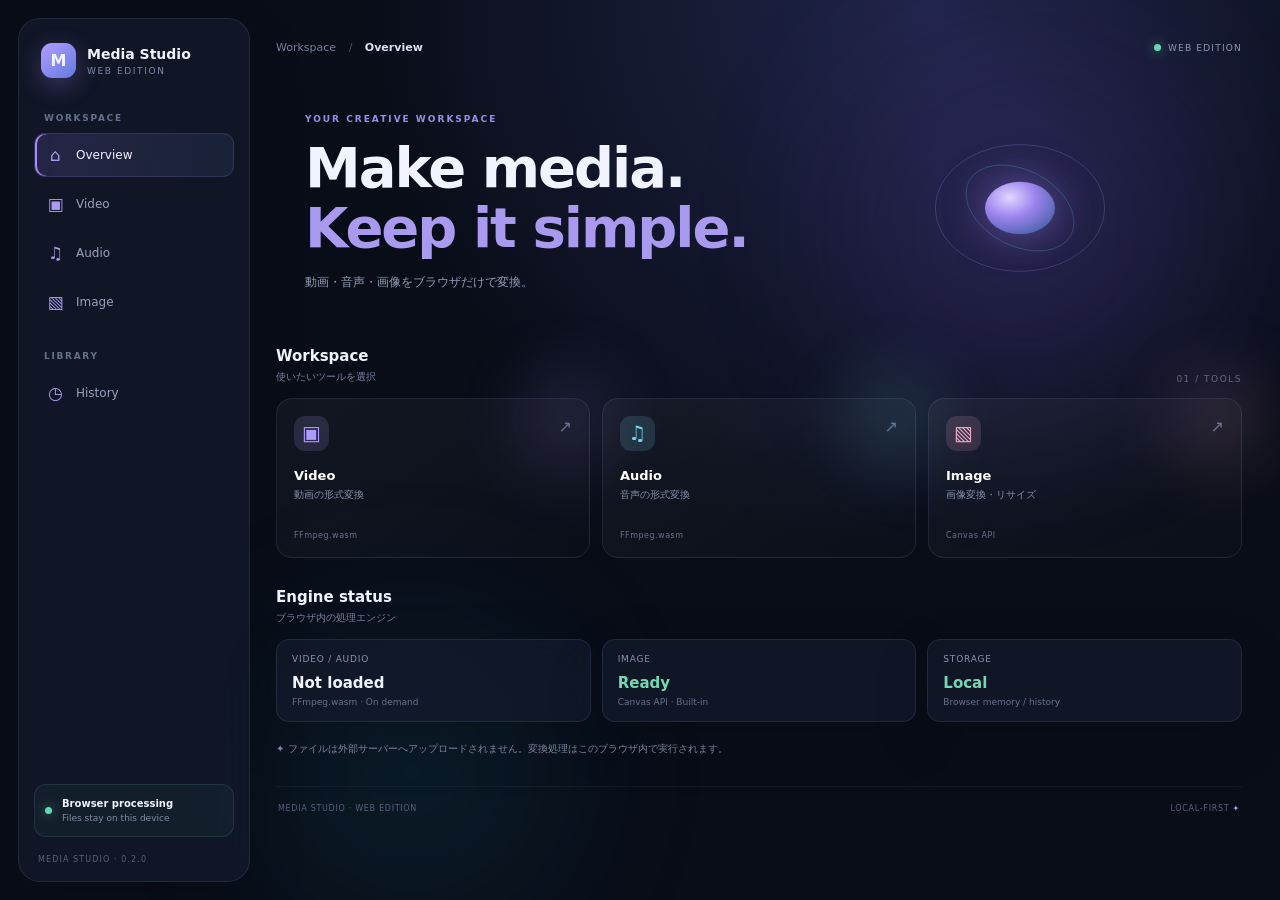
<file: index.html>
<!doctype html>
<html lang="ja">
<head>
  <meta charset="utf-8">
  <meta name="viewport" content="width=device-width,initial-scale=1">
  <meta name="theme-color" content="#090d18">
  <meta name="description" content="Media Studio - browser-based video, audio and image tools.">
  <title>Media Studio</title>
  <link rel="stylesheet" href="./css/style.css">
  <script type="module" src="./js/app.js"></script>
</head>
<body>
  <div class="ambient ambient-a"></div><div class="ambient ambient-b"></div>
  <div class="layout">
    <aside class="sidebar glass">
      <a class="brand" href="./"><span class="brand-icon">M</span><span><b>Media Studio</b><small>WEB EDITION</small></span></a>
      <div class="nav-label">WORKSPACE</div>
      <nav>
        <button class="nav active" data-page="home"><span>⌂</span>Overview</button>
        <button class="nav" data-page="video"><span>▣</span>Video</button>
        <button class="nav" data-page="audio"><span>♫</span>Audio</button>
        <button class="nav" data-page="image"><span>▧</span>Image</button>
      </nav>
      <div class="nav-label second">LIBRARY</div>
      <nav><button class="nav" data-page="history"><span>◷</span>History</button></nav>
      <div class="side-bottom"><div class="local-box"><i></i><div><b>Browser processing</b><small>Files stay on this device</small></div></div><small class="version">MEDIA STUDIO · 0.2.0</small></div>
    </aside>
    <main class="main">
      <header class="topbar"><div class="crumb">Workspace <span>/</span> <b id="crumb">Overview</b></div><div class="web-pill"><i></i> WEB EDITION</div></header>
      <section class="page active" id="page-home">
        <div class="hero"><div><div class="eyebrow">YOUR CREATIVE WORKSPACE</div><h1>Make media.<br><em>Keep it simple.</em></h1><p>動画・音声・画像をブラウザだけで変換。</p></div><div class="orb"><div></div></div></div>
        <div class="section-head"><div><h2>Workspace</h2><p>使いたいツールを選択</p></div><span>01 / TOOLS</span></div>
        <div class="tool-grid">
          <button class="tool-card purple" data-open="video"><span class="tile-icon">▣</span><span class="arrow">↗</span><b>Video</b><small>動画の形式変換</small><i>FFmpeg.wasm</i></button>
          <button class="tool-card cyan" data-open="audio"><span class="tile-icon">♫</span><span class="arrow">↗</span><b>Audio</b><small>音声の形式変換</small><i>FFmpeg.wasm</i></button>
          <button class="tool-card pink" data-open="image"><span class="tile-icon">▧</span><span class="arrow">↗</span><b>Image</b><small>画像変換・リサイズ</small><i>Canvas API</i></button>
        </div>
        <div class="section-head status-head"><div><h2>Engine status</h2><p>ブラウザ内の処理エンジン</p></div></div>
        <div class="status-grid"><article class="status glass"><small>VIDEO / AUDIO</small><b id="ffmpeg-status">Not loaded</b><span>FFmpeg.wasm · On demand</span></article><article class="status glass"><small>IMAGE</small><b class="good">Ready</b><span>Canvas API · Built-in</span></article><article class="status glass"><small>STORAGE</small><b class="good">Local</b><span>Browser memory / history</span></article></div>
        <p class="privacy-note">✦ ファイルは外部サーバーへアップロードされません。変換処理はこのブラウザ内で実行されます。</p>
      </section>
      <section class="page" id="page-video">
        <div class="page-title"><div class="eyebrow">MEDIA CONVERSION</div><h1>Video</h1><p>FFmpeg.wasmを使って動画を変換します。</p></div>
        <div class="workspace-card glass">
          <label class="dropzone" for="video-file"><span class="drop-icon">▣</span><b>動画ファイルを選択</b><small>クリックしてファイルを選ぶ</small><input id="video-file" type="file" accept="video/*,.mkv,.avi,.mov,.webm,.ts,.mts,.m2ts,.3gp,.mpg,.mpeg,.flv,.wmv"></label>
          <div class="file-info" id="video-info">ファイル未選択</div>
          <div class="control-row"><label>出力形式<select id="video-format"><option value="mp4">MP4 (H.264)</option><option value="webm">WebM</option><option value="mov">MOV</option><option value="mkv">MKV (Matroska)</option><option value="avi">AVI</option><option value="ts">MPEG-TS</option><option value="3gp">3GP</option><option value="psp">PSP MP4 (PSP-1000向け)</option><option value="amv">AMV</option><option value="gif">GIF</option></select></label><label>品質<select id="video-quality"><option value="balanced">標準</option><option value="high">高画質</option><option value="small">容量優先</option></select></label></div>
          <button class="primary" id="video-run" disabled>変換を開始 <span>→</span></button>
          <div class="progress-wrap" id="video-progress" hidden><div class="progress-label"><span id="video-progress-label">準備中…</span><b id="video-progress-value">0%</b></div><div class="progress"><i id="video-progress-bar"></i></div></div>
          <p class="result" id="video-result" aria-live="polite"></p>
        </div>
      </section>
      <section class="page" id="page-audio">
        <div class="page-title"><div class="eyebrow">AUDIO CONVERSION</div><h1>Audio</h1><p>音声ファイルをブラウザ内で変換します。</p></div>
        <div class="workspace-card glass">
          <label class="dropzone" for="audio-file"><span class="drop-icon">♫</span><b>音声ファイルを選択</b><small>クリックしてファイルを選ぶ</small><input id="audio-file" type="file" accept="audio/*,.m4a,.flac,.ogg,.wav,.mp3"></label>
          <div class="file-info" id="audio-info">ファイル未選択</div>
          <div class="control-row"><label>出力形式<select id="audio-format"><option value="mp3">MP3</option><option value="wav">WAV</option><option value="ogg">OGG</option><option value="flac">FLAC</option><option value="m4a">M4A (AAC)</option></select></label><label>ビットレート<select id="audio-quality"><option value="128k">128 kbps</option><option value="192k" selected>192 kbps</option><option value="256k">256 kbps</option><option value="320k">320 kbps</option></select></label></div>
          <button class="primary" id="audio-run" disabled>変換を開始 <span>→</span></button>
          <div class="progress-wrap" id="audio-progress" hidden><div class="progress-label"><span id="audio-progress-label">準備中…</span><b id="audio-progress-value">0%</b></div><div class="progress"><i id="audio-progress-bar"></i></div></div>
          <p class="result" id="audio-result" aria-live="polite"></p>
        </div>
      </section>
      <section class="page" id="page-image">
        <div class="page-title"><div class="eyebrow">IMAGE TOOLS</div><h1>Image</h1><p>Canvas APIで画像を変換・リサイズします。</p></div>
        <div class="workspace-card glass">
          <label class="dropzone" for="image-file"><span class="drop-icon">▧</span><b>画像ファイルを選択</b><small>PNG / JPEG / WebP / GIF など</small><input id="image-file" type="file" accept="image/*"></label>
          <div class="file-info" id="image-info">ファイル未選択</div>
          <div class="preview-wrap" id="image-preview-wrap" hidden><img id="image-preview" alt="選択した画像のプレビュー"></div>
          <div class="control-row"><label>出力形式<select id="image-format"><option value="image/png">PNG</option><option value="image/jpeg">JPEG</option><option value="image/webp">WebP</option></select></label><label>品質 <select id="image-quality"><option value="0.92">高</option><option value="0.8" selected>標準</option><option value="0.65">容量優先</option></select></label></div>
          <div class="control-row dimensions"><label>幅 (px)<input type="number" id="image-width" min="1" max="12000" placeholder="元の幅"></label><label>高さ (px)<input type="number" id="image-height" min="1" max="12000" placeholder="元の高さ"></label></div>
          <label class="check"><input type="checkbox" id="image-lock" checked> 縦横比を維持</label>
          <button class="primary" id="image-run" disabled>画像を書き出す <span>→</span></button>
          <p class="result" id="image-result" aria-live="polite"></p>
        </div>
      </section>
      <section class="page" id="page-history">
        <div class="page-title"><div class="eyebrow">LOCAL LIBRARY</div><h1>History</h1><p>このブラウザでの変換履歴。</p></div>
        <div class="history-card glass"><div class="history-head"><b>Recent exports</b><button class="subtle-button" id="clear-history">履歴を消去</button></div><div id="history-list" class="history-list"><p class="empty">まだ履歴はありません。</p></div></div>
      </section>
      <footer class="footer"><span>MEDIA STUDIO · WEB EDITION</span><span>LOCAL-FIRST <b>✦</b></span></footer>
    </main>
  </div>
</body>
</html>
</file>
<file: css/style.css>
:root{color-scheme:dark;--bg:#090d18;--panel:rgba(20,27,45,.72);--line:rgba(180,198,255,.11);--text:#f1f4ff;--muted:#8994ad;--purple:#ad99ff;--cyan:#70d8e8;font-family:Inter,ui-sans-serif,system-ui,-apple-system,"Noto Sans JP",sans-serif}*{box-sizing:border-box}body{margin:0;min-height:100vh;color:var(--text);background:radial-gradient(ellipse at 72% 0%,#202448 0,transparent 43%),var(--bg)}button,input,select{font:inherit}.ambient{position:fixed;z-index:-1;pointer-events:none;filter:blur(95px);border-radius:50%;opacity:.17}.ambient-a{width:330px;height:330px;background:#8059e8;top:7%;right:7%}.ambient-b{width:260px;height:260px;background:#168ba0;bottom:0;left:22%}.layout{display:flex;gap:18px;max-width:1700px;min-height:100vh;margin:auto;padding:18px}.glass,.sidebar{background:var(--panel);border:1px solid var(--line);backdrop-filter:blur(22px);-webkit-backdrop-filter:blur(22px);box-shadow:0 18px 60px #0002}.sidebar{width:232px;flex:0 0 232px;border-radius:22px;padding:24px 15px 17px;display:flex;flex-direction:column;min-height:calc(100vh - 36px)}.brand{display:flex;align-items:center;gap:11px;padding:0 7px 35px;color:inherit;text-decoration:none}.brand-icon{width:35px;height:35px;display:grid;place-items:center;border-radius:11px;background:linear-gradient(140deg,#b39cff,#627bdf);font-weight:800;box-shadow:0 7px 24px #8f79e855}.brand b{display:block;font-size:14px}.brand small{display:block;margin-top:4px;color:#7e8aa7;font-size:9px;letter-spacing:1.6px}.nav-label{padding:0 10px 10px;color:#65718c;font-size:9px;font-weight:700;letter-spacing:1.7px}.nav-label.second{margin-top:27px}.sidebar nav{display:grid;gap:5px}.nav{display:flex;align-items:center;gap:12px;border:1px solid transparent;border-radius:11px;padding:11px 12px;background:transparent;color:#98a3bb;text-align:left;font-size:12px;cursor:pointer;transition:.2s}.nav span{width:17px;text-align:center;color:#aa9af1;font-size:17px}.nav:hover{background:#ffffff09;color:white}.nav.active{color:#f2efff;background:linear-gradient(100deg,#9277e52b,#6f8ee018);border-color:#a78bfa27;box-shadow:inset 2px 0 #a78bfa}.side-bottom{margin-top:auto}.local-box{display:flex;align-items:center;gap:10px;padding:13px 10px;border:1px solid #8bd9bd20;background:#68d7ae0a;border-radius:12px}.local-box i,.web-pill i{width:7px;height:7px;border-radius:50%;background:#63d9ad;box-shadow:0 0 12px #63d9ad99}.local-box b{display:block;font-size:10px}.local-box small{display:block;margin-top:4px;color:#7f8ba3;font-size:9px}.version{display:block;padding:18px 4px 0;color:#59657d;font-size:8px;letter-spacing:1.1px}.main{flex:1;min-width:0;padding:2px 20px 0 8px}.topbar{height:55px;display:flex;align-items:center;justify-content:space-between;margin-bottom:27px}.crumb{color:#75819b;font-size:11px}.crumb span{padding:0 9px;color:#46516a}.crumb b{color:#dce2f5}.web-pill{display:flex;align-items:center;gap:7px;color:#8c9bb0;font-size:9px;letter-spacing:1.2px}.page{display:none;animation:appear .3s ease both}.page.active{display:block}@keyframes appear{from{opacity:0;transform:translateY(6px)}to{opacity:1;transform:none}}.hero{min-height:225px;display:flex;align-items:center;justify-content:space-between;padding:12px 8% 27px 3%}.eyebrow{margin-bottom:14px;color:#9c8ee7;font-size:9px;font-weight:700;letter-spacing:2px}.hero h1,.page-title h1{margin:0;font-size:clamp(38px,5vw,56px);line-height:1.08;letter-spacing:-2px}.hero h1 em{color:#a99af0;font-style:normal}.hero p,.page-title p{margin-top:15px;color:#929db5;font-size:12px}.orb{position:relative;width:170px;height:170px;margin-right:7%;display:grid;place-items:center;border:1px solid #a99af044;border-radius:50%;transform:scaleY(.75)}.orb:before{content:"";position:absolute;inset:19px;border:1px solid #70d8e844;border-radius:50%;transform:rotate(50deg) scaleY(.7)}.orb div{width:70px;height:70px;border-radius:50%;background:radial-gradient(circle at 35% 30%,#e0d7ff,#9b83ed 40%,#4e64ae 80%);box-shadow:0 0 45px #987eea88}.section-head{display:flex;align-items:end;justify-content:space-between;margin:17px 0 14px}.section-head h2{margin:0;font-size:15px}.section-head p{margin:5px 0 0;color:#77839c;font-size:10px}.section-head>span{color:#596680;font-size:9px;letter-spacing:1.5px}.tool-grid{display:grid;grid-template-columns:repeat(3,minmax(0,1fr));gap:12px}.tool-card{position:relative;min-height:160px;display:flex;flex-direction:column;align-items:flex-start;padding:17px;border:1px solid var(--line);border-radius:16px;background:linear-gradient(145deg,#ffffff0b,#ffffff03);text-align:left;cursor:pointer;transition:.2s}.tool-card:hover{transform:translateY(-4px);border-color:var(--glow)}.tool-card:after{content:"";position:absolute;top:-30px;right:-30px;width:100px;height:100px;border-radius:50%;background:var(--glow);filter:blur(35px);opacity:.15}.purple{--glow:#ad99ff}.cyan{--glow:#70d8e8}.pink{--glow:#efa9c8}.tile-icon{width:35px;height:35px;display:grid;place-items:center;border-radius:11px;background:color-mix(in srgb,var(--glow) 15%,transparent);color:var(--glow);font-size:20px}.arrow{position:absolute;top:18px;right:17px;color:#64718d}.tool-card b{margin-top:17px;font-size:13px}.tool-card small{margin-top:5px;color:#8490a9;font-size:10px}.tool-card i{margin-top:auto;padding-top:12px;color:#66728d;font-size:8px;font-style:normal;letter-spacing:.5px}.status-head{margin-top:30px}.status-grid{display:grid;grid-template-columns:repeat(3,minmax(0,1fr));gap:11px}.status{padding:14px 15px;border-radius:13px}.status small{display:block;color:#8995ad;font-size:9px;letter-spacing:.8px}.status b{display:block;margin-top:10px;font-size:15px}.status b.good{color:#75d8b3}.status span{display:block;margin-top:5px;color:#66728b;font-size:9px}.privacy-note{margin-top:20px;color:#7e8ba5;font-size:10px}.page-title{padding:23px 2px 26px}.page-title h1{font-size:43px}.workspace-card,.history-card{max-width:850px;padding:22px;border-radius:18px}.dropzone{min-height:170px;display:flex;flex-direction:column;align-items:center;justify-content:center;gap:8px;border:1px dashed #8d83c966;border-radius:14px;background:#a78bfa08;cursor:pointer;transition:.2s}.dropzone:hover{border-color:#b5a5ff;background:#a78bfa12}.drop-icon{display:grid;place-items:center;width:43px;height:43px;border-radius:13px;background:#a78bfa20;color:#b5a5ff;font-size:23px}.dropzone b{font-size:12px}.dropzone small{color:#8390aa;font-size:10px}.dropzone input{display:none}.file-info{margin:12px 2px 17px;color:#8895ad;font-size:10px;overflow-wrap:anywhere}.control-row{display:grid;grid-template-columns:1fr 1fr;gap:13px;margin:14px 0}.control-row label{display:grid;gap:7px;color:#9aa6bf;font-size:10px}.control-row select,.control-row input{width:100%;min-width:0;border:1px solid #ffffff17;border-radius:9px;padding:11px;background:#11182a;color:#e8edff;font-size:11px;outline:none}.primary{width:100%;margin-top:8px;padding:13px 16px;border:0;border-radius:10px;background:linear-gradient(100deg,#8e79e8,#657fda);color:white;font-size:11px;font-weight:700;cursor:pointer;transition:.2s}.primary:hover:not(:disabled){filter:brightness(1.12);transform:translateY(-1px)}.primary:disabled{opacity:.38;cursor:not-allowed}.primary span{float:right}.progress-wrap{margin-top:17px}.progress-label{display:flex;justify-content:space-between;margin-bottom:8px;color:#aab5ca;font-size:10px}.progress{height:7px;overflow:hidden;border-radius:8px;background:#ffffff12}.progress i{display:block;width:0;height:100%;border-radius:8px;background:linear-gradient(90deg,#9c86f1,#70d8e8);transition:width .15s}.result{margin:12px 0 0;color:#91a0ba;font-size:10px;overflow-wrap:anywhere}.result a{color:#b9aaff}.preview-wrap{max-height:260px;overflow:hidden;margin:10px 0;border-radius:12px;background:#080c16;text-align:center}.preview-wrap img{max-width:100%;max-height:260px;object-fit:contain}.check{display:flex;align-items:center;gap:8px;color:#9aa6bf;font-size:10px}.check input{accent-color:#9b87ee}.history-head{display:flex;justify-content:space-between;align-items:center;font-size:12px}.subtle-button{border:1px solid #ffffff1a;border-radius:8px;padding:7px 10px;background:#ffffff08;color:#9da9c0;font-size:9px;cursor:pointer}.history-list{margin-top:15px}.history-item{display:flex;justify-content:space-between;gap:12px;padding:13px 0;border-top:1px solid #ffffff10;color:#aeb9ce;font-size:10px}.history-item small{color:#71809a}.empty{color:#75819b;font-size:10px}.footer{display:flex;justify-content:space-between;margin-top:30px;padding:17px 2px;border-top:1px solid #ffffff0c;color:#56627a;font-size:8px;letter-spacing:.7px}.footer b{color:#a99af0}@media(max-width:900px){.tool-grid,.status-grid{grid-template-columns:repeat(2,minmax(0,1fr))}.hero{padding-right:2%}.orb{margin-right:2%}}@media(max-width:650px){.layout{gap:8px;padding:8px}.sidebar{width:57px;flex-basis:57px;padding:14px 5px;align-items:center}.brand{padding:0 0 25px}.brand>span:last-child,.nav-label,.local-box div,.version{display:none}.nav{width:44px;height:43px;justify-content:center;padding:0;font-size:0}.nav span{font-size:18px}.local-box{padding:10px}.main{padding:0 7px}.topbar{margin-bottom:15px}.hero{min-height:190px;padding-left:2%}.orb{width:100px;height:100px;margin:0}.orb div{width:43px;height:43px}.orb:before{inset:12px}.tool-grid,.status-grid{gap:8px}.tool-card{min-height:145px;padding:13px}.workspace-card,.history-card{padding:14px}.page-title h1{font-size:37px}}@media(max-width:390px){.orb{display:none}.tool-grid,.status-grid{grid-template-columns:1fr 1fr}.control-row{gap:8px}}
</file>
